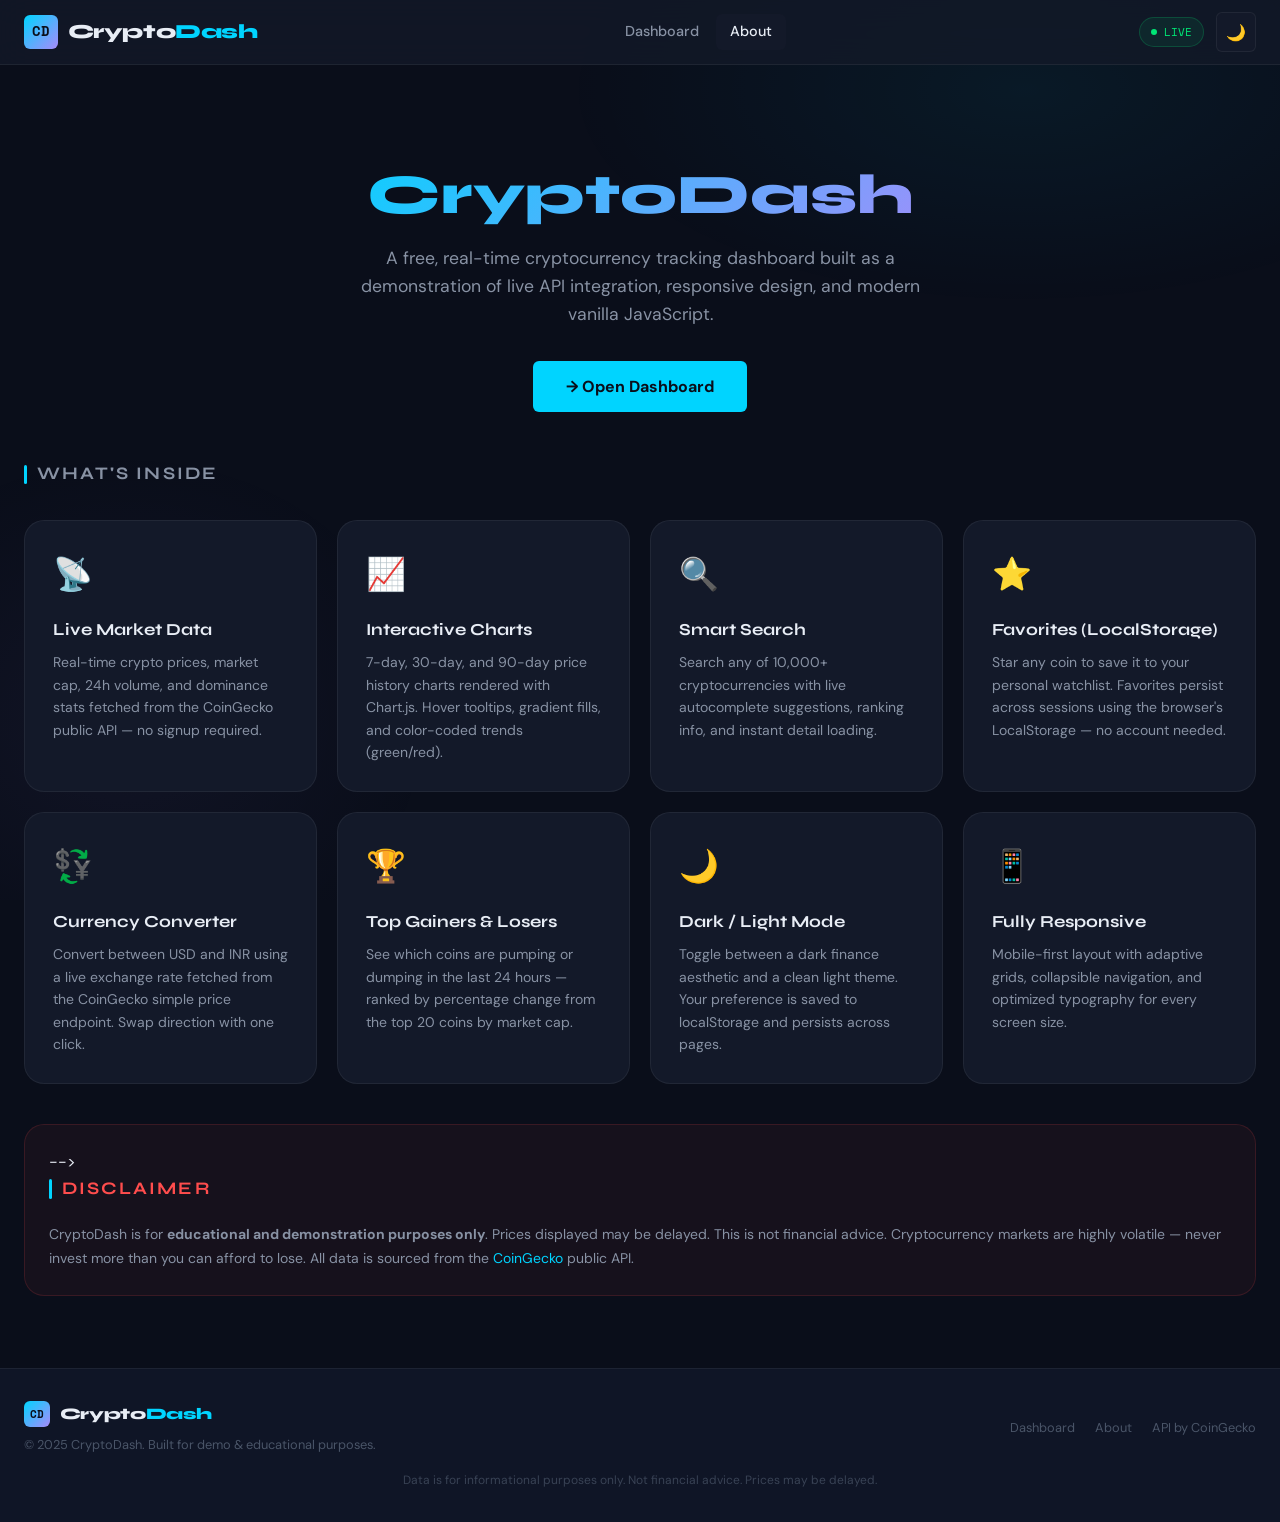
<file: crypto-dashboard/pages/about.html>
<!DOCTYPE html>
<html lang="en">
<head>
  <meta charset="UTF-8">
  <meta name="viewport" content="width=device-width, initial-scale=1.0">
  <title>About – CryptoDash</title>
  <meta name="description" content="About CryptoDash — a free real-time crypto dashboard powered by CoinGecko API.">
  <link rel="icon" href="data:image/svg+xml,<svg xmlns='http://www.w3.org/2000/svg' viewBox='0 0 32 32'><rect width='32' height='32' rx='6' fill='%2300d4ff'/><text x='50%25' y='62%25' text-anchor='middle' font-size='18' font-family='monospace' font-weight='bold' fill='%230a0e1a'>₿</text></svg>">

  <link rel="stylesheet" href="../css/base.css">
  <link rel="stylesheet" href="../css/layout.css">
  <link rel="stylesheet" href="../css/components.css">
  <link rel="stylesheet" href="../css/dashboard.css">
</head>
<body class="page-wrapper">

  <div id="header"></div>

  <main>
    <!-- Hero -->
    <div class="about-hero">
      <h1>CryptoDash</h1>
      <p>
        A free, real-time cryptocurrency tracking dashboard built as a demonstration
        of live API integration, responsive design, and modern vanilla JavaScript.
      </p>
      <a href="index.html" class="btn btn-primary" style="font-size:1rem;padding:0.75rem 2rem;">
        → Open Dashboard
      </a>
    </div>

    <!-- Features Grid -->
    <div class="section">
      <div class="section-title">What's Inside</div>
      <div class="about-features">

        <div class="about-feature-card">
          <div class="feature-icon">📡</div>
          <div class="feature-title">Live Market Data</div>
          <p class="feature-desc">
            Real-time crypto prices, market cap, 24h volume, and dominance stats fetched
            from the CoinGecko public API — no signup required.
          </p>
        </div>

        <div class="about-feature-card">
          <div class="feature-icon">📈</div>
          <div class="feature-title">Interactive Charts</div>
          <p class="feature-desc">
            7-day, 30-day, and 90-day price history charts rendered with Chart.js.
            Hover tooltips, gradient fills, and color-coded trends (green/red).
          </p>
        </div>

        <div class="about-feature-card">
          <div class="feature-icon">🔍</div>
          <div class="feature-title">Smart Search</div>
          <p class="feature-desc">
            Search any of 10,000+ cryptocurrencies with live autocomplete suggestions,
            ranking info, and instant detail loading.
          </p>
        </div>

        <div class="about-feature-card">
          <div class="feature-icon">⭐</div>
          <div class="feature-title">Favorites (LocalStorage)</div>
          <p class="feature-desc">
            Star any coin to save it to your personal watchlist. Favorites persist
            across sessions using the browser's LocalStorage — no account needed.
          </p>
        </div>

        <div class="about-feature-card">
          <div class="feature-icon">💱</div>
          <div class="feature-title">Currency Converter</div>
          <p class="feature-desc">
            Convert between USD and INR using a live exchange rate fetched from the
            CoinGecko simple price endpoint. Swap direction with one click.
          </p>
        </div>

        <div class="about-feature-card">
          <div class="feature-icon">🏆</div>
          <div class="feature-title">Top Gainers & Losers</div>
          <p class="feature-desc">
            See which coins are pumping or dumping in the last 24 hours — ranked by
            percentage change from the top 20 coins by market cap.
          </p>
        </div>

        <div class="about-feature-card">
          <div class="feature-icon">🌙</div>
          <div class="feature-title">Dark / Light Mode</div>
          <p class="feature-desc">
            Toggle between a dark finance aesthetic and a clean light theme.
            Your preference is saved to localStorage and persists across pages.
          </p>
        </div>

        <div class="about-feature-card">
          <div class="feature-icon">📱</div>
          <div class="feature-title">Fully Responsive</div>
          <p class="feature-desc">
            Mobile-first layout with adaptive grids, collapsible navigation,
            and optimized typography for every screen size.
          </p>
        </div>

      </div>
    </div>

    <!-- Tech Stack
    <div class="tech-stack section">
      <div class="section-title">Tech Stack</div>
      <p style="color:var(--text-secondary);font-size:0.9rem;margin-bottom:0.5rem;">
        100% vanilla — no frameworks, no bundlers, no npm. Just HTML, CSS, and ES modules.
      </p>
      <div class="tech-chips">
        <span class="tech-chip">HTML5</span>
        <span class="tech-chip">CSS3 (Custom Properties)</span>
        <span class="tech-chip">JavaScript ES Modules</span>
        <span class="tech-chip">Chart.js 4</span>
        <span class="tech-chip">CoinGecko API v3</span>
        <span class="tech-chip">LocalStorage</span>
        <span class="tech-chip">Fetch API</span>
        <span class="tech-chip">CSS Grid + Flexbox</span>
        <span class="tech-chip">Responsive Design</span>
        <span class="tech-chip">Google Fonts</span>
      </div>
    </div> -->

    <!-- Architecture
     <div class="card section">
      <div class="section-title">Project Architecture</div>
      <pre style="font-family:var(--font-mono);font-size:0.8rem;color:var(--text-secondary);line-height:2;overflow-x:auto;">
crypto-dashboard/
├── components/
│   ├── header.html       ← Sticky nav, theme toggle, live badge
│   └── footer.html       ← Links, disclaimer, toast container
├── pages/
│   ├── index.html        ← Dashboard (search, table, chart, sidebar)
│   └── about.html        ← This page
├── css/
│   ├── base.css          ← CSS variables, reset, fonts
│   ├── layout.css        ← Grid, flex helpers, breakpoints
│   ├── components.css    ← Header, footer, cards, inputs, spinner
│   └── dashboard.css     ← Ticker, table, chart, sidebar widgets
└── js/
    ├── loader.js         ← Injects header/footer, wires theme/nav
    ├── api.js            ← CoinGecko fetch functions + cache
    ├── utils.js          ← Formatters, LocalStorage, toast, sparklines
    └── dashboard.js      ← Main app logic (ES module)
      </pre>
    </div> -->

    <!-- Disclaimer -->
    <div class="card section" style="background:rgba(255,77,77,0.05);border-color:rgba(255,77,77,0.15);"> -->
      <div class="section-title" style="color:var(--accent-red);">Disclaimer</div>
      <p style="font-size:0.875rem;color:var(--text-secondary);line-height:1.7;">
        CryptoDash is for <strong>educational and demonstration purposes only</strong>.
        Prices displayed may be delayed. This is not financial advice.
        Cryptocurrency markets are highly volatile — never invest more than you can afford to lose.
        All data is sourced from the <a href="https://www.coingecko.com" target="_blank" rel="noopener">CoinGecko</a> public API.
      </p>
    </div>
  </main>

  <div id="footer"></div>

  <script src="../js/loader.js"></script>
</body>
</html>
</file>
<file: crypto-dashboard/css/base.css>
/* ====== BASE CSS — CryptoDash ====== */
@import url('https://fonts.googleapis.com/css2?family=Space+Mono:wght@400;700&family=Syne:wght@400;600;700;800&family=DM+Sans:ital,opsz,wght@0,9..40,300;0,9..40,400;0,9..40,500;1,9..40,300&display=swap');

:root {
  /* Color Palette — Dark Finance Aesthetic */
  --bg-primary: #0a0e1a;
  --bg-secondary: #0f1526;
  --bg-card: #131929;
  --bg-card-hover: #1a2235;
  --bg-glass: rgba(19, 25, 41, 0.8);

  --accent-cyan: #00d4ff;
  --accent-green: #00e676;
  --accent-red: #ff4d4d;
  --accent-gold: #ffd166;
  --accent-purple: #a78bfa;

  --text-primary: #e8edf5;
  --text-secondary: #8892a4;
  --text-muted: #4a5568;

  --border-subtle: rgba(255,255,255,0.06);
  --border-accent: rgba(0, 212, 255, 0.3);

  --shadow-card: 0 4px 24px rgba(0,0,0,0.4);
  --shadow-glow: 0 0 30px rgba(0, 212, 255, 0.15);

  --radius-sm: 6px;
  --radius-md: 12px;
  --radius-lg: 20px;

  --font-display: 'Syne', sans-serif;
  --font-mono: 'Space Mono', monospace;
  --font-body: 'DM Sans', sans-serif;

  --transition: 0.2s ease;
  --transition-slow: 0.4s ease;
}

/* Light Mode */
body.light-mode {
  --bg-primary: #f0f4ff;
  --bg-secondary: #e8edf8;
  --bg-card: #ffffff;
  --bg-card-hover: #f5f8ff;
  --bg-glass: rgba(255,255,255,0.85);

  --text-primary: #1a202c;
  --text-secondary: #4a5568;
  --text-muted: #a0aec0;

  --border-subtle: rgba(0,0,0,0.08);
  --border-accent: rgba(0, 150, 200, 0.3);

  --shadow-card: 0 4px 24px rgba(0,0,0,0.08);
  --shadow-glow: 0 0 30px rgba(0, 150, 200, 0.1);
}

*, *::before, *::after {
  box-sizing: border-box;
  margin: 0;
  padding: 0;
}

html {
  font-size: 16px;
  scroll-behavior: smooth;
}

body {
  font-family: var(--font-body);
  background-color: var(--bg-primary);
  color: var(--text-primary);
  min-height: 100vh;
  transition: background-color var(--transition-slow), color var(--transition-slow);
  line-height: 1.6;
}

body::before {
  content: '';
  position: fixed;
  top: 0; left: 0;
  width: 100%; height: 100%;
  background:
    radial-gradient(ellipse 60% 40% at 80% 10%, rgba(0,212,255,0.06) 0%, transparent 60%),
    radial-gradient(ellipse 40% 50% at 10% 80%, rgba(167,139,250,0.05) 0%, transparent 60%);
  pointer-events: none;
  z-index: 0;
}

body > * { position: relative; z-index: 1; }

img { max-width: 100%; display: block; }
a { color: var(--accent-cyan); text-decoration: none; }
a:hover { text-decoration: underline; }

h1, h2, h3, h4 {
  font-family: var(--font-display);
  line-height: 1.2;
}

/* Scrollbar */
::-webkit-scrollbar { width: 6px; }
::-webkit-scrollbar-track { background: var(--bg-secondary); }
::-webkit-scrollbar-thumb { background: var(--text-muted); border-radius: 3px; }

/* Utility */
.hidden { display: none !important; }
.sr-only { position: absolute; width: 1px; height: 1px; overflow: hidden; clip: rect(0,0,0,0); }
</file>
<file: crypto-dashboard/css/layout.css>
/* ====== LAYOUT CSS — CryptoDash ====== */

/* Page Wrapper */
.page-wrapper {
  display: flex;
  flex-direction: column;
  min-height: 100vh;
}

main {
  flex: 1;
  padding: 2rem 1.5rem;
  max-width: 1400px;
  margin: 0 auto;
  width: 100%;
}

/* Grid Layouts */
.grid-2 {
  display: grid;
  grid-template-columns: repeat(2, 1fr);
  gap: 1.25rem;
}

.grid-3 {
  display: grid;
  grid-template-columns: repeat(3, 1fr);
  gap: 1.25rem;
}

.grid-4 {
  display: grid;
  grid-template-columns: repeat(4, 1fr);
  gap: 1rem;
}

.grid-auto {
  display: grid;
  grid-template-columns: repeat(auto-fill, minmax(280px, 1fr));
  gap: 1.25rem;
}

/* Flex helpers */
.flex { display: flex; }
.flex-center { display: flex; align-items: center; justify-content: center; }
.flex-between { display: flex; align-items: center; justify-content: space-between; }
.flex-col { display: flex; flex-direction: column; }
.gap-1 { gap: 0.5rem; }
.gap-2 { gap: 1rem; }
.gap-3 { gap: 1.5rem; }

/* Section spacing */
.section { margin-bottom: 2.5rem; }
.section-title {
  font-family: var(--font-display);
  font-size: 1.1rem;
  font-weight: 700;
  color: var(--text-secondary);
  text-transform: uppercase;
  letter-spacing: 0.12em;
  margin-bottom: 1.25rem;
  display: flex;
  align-items: center;
  gap: 0.6rem;
}
.section-title::before {
  content: '';
  display: inline-block;
  width: 3px;
  height: 1.1em;
  background: var(--accent-cyan);
  border-radius: 2px;
}

/* Dashboard two-column layout */
.dashboard-layout {
  display: grid;
  grid-template-columns: 1fr 340px;
  gap: 1.5rem;
  align-items: start;
}

.dashboard-main { min-width: 0; }
.dashboard-sidebar { min-width: 0; }

/* Responsive Breakpoints */
@media (max-width: 1100px) {
  .dashboard-layout {
    grid-template-columns: 1fr;
  }
  .dashboard-sidebar {
    display: grid;
    grid-template-columns: repeat(2, 1fr);
    gap: 1.25rem;
  }
}

@media (max-width: 900px) {
  .grid-4 { grid-template-columns: repeat(2, 1fr); }
  .grid-3 { grid-template-columns: repeat(2, 1fr); }
}

@media (max-width: 640px) {
  main { padding: 1rem; }
  .grid-2, .grid-3, .grid-4 { grid-template-columns: 1fr; }
  .dashboard-sidebar { grid-template-columns: 1fr; }
}
</file>
<file: crypto-dashboard/css/components.css>
/* ====== COMPONENTS CSS — CryptoDash ====== */

/* ---- HEADER ---- */
.site-header {
  background: var(--bg-glass);
  backdrop-filter: blur(16px);
  -webkit-backdrop-filter: blur(16px);
  border-bottom: 1px solid var(--border-subtle);
  position: sticky;
  top: 0;
  z-index: 100;
  padding: 0 1.5rem;
}

.header-inner {
  max-width: 1400px;
  margin: 0 auto;
  height: 64px;
  display: flex;
  align-items: center;
  justify-content: space-between;
  gap: 1rem;
}

.logo {
  display: flex;
  align-items: center;
  gap: 0.6rem;
  text-decoration: none;
}

.logo-mark {
  width: 34px;
  height: 34px;
  background: linear-gradient(135deg, var(--accent-cyan), var(--accent-purple));
  border-radius: var(--radius-sm);
  display: flex;
  align-items: center;
  justify-content: center;
  font-family: var(--font-mono);
  font-weight: 700;
  font-size: 0.85rem;
  color: #0a0e1a;
  flex-shrink: 0;
}

.logo-text {
  font-family: var(--font-display);
  font-weight: 800;
  font-size: 1.25rem;
  color: var(--text-primary);
  letter-spacing: -0.02em;
}

.logo-text span {
  color: var(--accent-cyan);
}

.header-nav {
  display: flex;
  align-items: center;
  gap: 0.25rem;
}

.nav-link {
  font-family: var(--font-body);
  font-weight: 500;
  font-size: 0.9rem;
  color: var(--text-secondary);
  padding: 0.4rem 0.85rem;
  border-radius: var(--radius-sm);
  transition: all var(--transition);
  text-decoration: none;
}

.nav-link:hover,
.nav-link.active {
  color: var(--text-primary);
  background: var(--bg-card);
  text-decoration: none;
}

.header-actions {
  display: flex;
  align-items: center;
  gap: 0.75rem;
}

/* Dark Mode Toggle */
.theme-toggle {
  width: 40px;
  height: 40px;
  border-radius: var(--radius-sm);
  border: 1px solid var(--border-subtle);
  background: var(--bg-card);
  color: var(--text-secondary);
  cursor: pointer;
  display: flex;
  align-items: center;
  justify-content: center;
  font-size: 1rem;
  transition: all var(--transition);
}

.theme-toggle:hover {
  border-color: var(--accent-cyan);
  color: var(--accent-cyan);
}

/* Live Indicator */
.live-badge {
  display: flex;
  align-items: center;
  gap: 0.4rem;
  font-family: var(--font-mono);
  font-size: 0.7rem;
  color: var(--accent-green);
  background: rgba(0, 230, 118, 0.08);
  border: 1px solid rgba(0, 230, 118, 0.2);
  padding: 0.3rem 0.7rem;
  border-radius: 100px;
}

.live-dot {
  width: 6px;
  height: 6px;
  border-radius: 50%;
  background: var(--accent-green);
  animation: pulse 2s infinite;
}

@keyframes pulse {
  0%, 100% { opacity: 1; transform: scale(1); }
  50% { opacity: 0.5; transform: scale(0.8); }
}

/* ---- FOOTER ---- */
.site-footer {
  background: var(--bg-secondary);
  border-top: 1px solid var(--border-subtle);
  padding: 2rem 1.5rem;
  margin-top: auto;
}

.footer-inner {
  max-width: 1400px;
  margin: 0 auto;
  display: flex;
  align-items: center;
  justify-content: space-between;
  gap: 1rem;
  flex-wrap: wrap;
}

.footer-copy {
  font-size: 0.8rem;
  color: var(--text-muted);
}

.footer-links {
  display: flex;
  gap: 1.25rem;
}

.footer-links a {
  font-size: 0.8rem;
  color: var(--text-muted);
  text-decoration: none;
  transition: color var(--transition);
}

.footer-links a:hover { color: var(--accent-cyan); }

.footer-disclaimer {
  font-size: 0.75rem;
  color: var(--text-muted);
  text-align: center;
  margin-top: 1rem;
  opacity: 0.7;
}

/* ---- CARDS ---- */
.card {
  background: var(--bg-card);
  border: 1px solid var(--border-subtle);
  border-radius: var(--radius-lg);
  padding: 1.5rem;
  transition: all var(--transition);
}

.card:hover {
  background: var(--bg-card-hover);
  border-color: var(--border-accent);
  box-shadow: var(--shadow-glow);
}

/* ---- BUTTONS ---- */
.btn {
  display: inline-flex;
  align-items: center;
  gap: 0.4rem;
  font-family: var(--font-body);
  font-weight: 500;
  font-size: 0.875rem;
  padding: 0.55rem 1.2rem;
  border-radius: var(--radius-sm);
  border: 1px solid transparent;
  cursor: pointer;
  transition: all var(--transition);
  text-decoration: none;
  white-space: nowrap;
}

.btn-primary {
  background: var(--accent-cyan);
  color: #0a0e1a;
  font-weight: 700;
}
.btn-primary:hover {
  background: #33dcff;
  box-shadow: 0 0 20px rgba(0,212,255,0.3);
  text-decoration: none;
  color: #0a0e1a;
}

.btn-ghost {
  background: transparent;
  color: var(--text-secondary);
  border-color: var(--border-subtle);
}
.btn-ghost:hover {
  color: var(--text-primary);
  border-color: var(--border-accent);
  background: var(--bg-card);
}

.btn-danger {
  background: transparent;
  color: var(--accent-red);
  border-color: rgba(255,77,77,0.2);
}
.btn-danger:hover {
  background: rgba(255,77,77,0.1);
}

.btn-sm {
  font-size: 0.78rem;
  padding: 0.35rem 0.8rem;
}

/* ---- INPUTS ---- */
.input-wrapper {
  position: relative;
}

.input-icon {
  position: absolute;
  left: 1rem;
  top: 50%;
  transform: translateY(-50%);
  color: var(--text-muted);
  pointer-events: none;
  font-size: 1rem;
}

.input {
  width: 100%;
  background: var(--bg-card);
  border: 1px solid var(--border-subtle);
  border-radius: var(--radius-md);
  color: var(--text-primary);
  font-family: var(--font-body);
  font-size: 0.95rem;
  padding: 0.85rem 1rem 0.85rem 2.75rem;
  transition: all var(--transition);
  outline: none;
}

.input::placeholder { color: var(--text-muted); }

.input:focus {
  border-color: var(--accent-cyan);
  background: var(--bg-card-hover);
  box-shadow: 0 0 0 3px rgba(0,212,255,0.1);
}

/* Standalone input (no icon) */
.input-plain {
  padding: 0.85rem 1rem;
}

/* ---- SPINNER ---- */
.spinner-overlay {
  position: fixed;
  inset: 0;
  background: rgba(10, 14, 26, 0.75);
  backdrop-filter: blur(4px);
  display: flex;
  flex-direction: column;
  align-items: center;
  justify-content: center;
  z-index: 999;
  gap: 1rem;
}

.spinner {
  width: 44px;
  height: 44px;
  border: 3px solid var(--border-subtle);
  border-top-color: var(--accent-cyan);
  border-radius: 50%;
  animation: spin 0.8s linear infinite;
}

@keyframes spin {
  to { transform: rotate(360deg); }
}

.spinner-text {
  font-family: var(--font-mono);
  font-size: 0.8rem;
  color: var(--text-secondary);
  letter-spacing: 0.1em;
}

/* Inline spinner */
.spinner-inline {
  width: 20px;
  height: 20px;
  border: 2px solid var(--border-subtle);
  border-top-color: var(--accent-cyan);
  border-radius: 50%;
  animation: spin 0.8s linear infinite;
  display: inline-block;
}

/* ---- BADGES ---- */
.badge {
  display: inline-flex;
  align-items: center;
  gap: 0.25rem;
  font-family: var(--font-mono);
  font-size: 0.72rem;
  font-weight: 700;
  padding: 0.25rem 0.6rem;
  border-radius: 100px;
}

.badge-up {
  background: rgba(0,230,118,0.1);
  color: var(--accent-green);
  border: 1px solid rgba(0,230,118,0.2);
}

.badge-down {
  background: rgba(255,77,77,0.1);
  color: var(--accent-red);
  border: 1px solid rgba(255,77,77,0.2);
}

.badge-neutral {
  background: rgba(255,255,255,0.05);
  color: var(--text-secondary);
  border: 1px solid var(--border-subtle);
}

/* ---- TOAST NOTIFICATION ---- */
#toast-container {
  position: fixed;
  bottom: 1.5rem;
  right: 1.5rem;
  z-index: 9999;
  display: flex;
  flex-direction: column;
  gap: 0.5rem;
}

.toast {
  background: var(--bg-card);
  border: 1px solid var(--border-subtle);
  border-radius: var(--radius-md);
  padding: 0.85rem 1.25rem;
  font-size: 0.875rem;
  color: var(--text-primary);
  box-shadow: var(--shadow-card);
  animation: slideIn 0.3s ease, fadeOut 0.3s ease 2.7s forwards;
  min-width: 240px;
  max-width: 360px;
}

.toast.success { border-left: 3px solid var(--accent-green); }
.toast.error { border-left: 3px solid var(--accent-red); }
.toast.info { border-left: 3px solid var(--accent-cyan); }

@keyframes slideIn {
  from { transform: translateX(100%); opacity: 0; }
  to { transform: translateX(0); opacity: 1; }
}

@keyframes fadeOut {
  to { opacity: 0; transform: translateX(100%); }
}

/* ---- SELECT ---- */
select {
  background: var(--bg-card);
  border: 1px solid var(--border-subtle);
  border-radius: var(--radius-sm);
  color: var(--text-primary);
  font-family: var(--font-body);
  font-size: 0.875rem;
  padding: 0.5rem 0.8rem;
  cursor: pointer;
  outline: none;
  transition: border-color var(--transition);
}

select:focus { border-color: var(--accent-cyan); }

/* ---- TABS ---- */
.tabs {
  display: flex;
  gap: 0.25rem;
  background: var(--bg-secondary);
  border-radius: var(--radius-md);
  padding: 0.3rem;
  width: fit-content;
}

.tab-btn {
  font-family: var(--font-body);
  font-size: 0.85rem;
  font-weight: 500;
  padding: 0.45rem 1rem;
  border-radius: var(--radius-sm);
  border: none;
  cursor: pointer;
  background: transparent;
  color: var(--text-secondary);
  transition: all var(--transition);
}

.tab-btn.active {
  background: var(--bg-card);
  color: var(--text-primary);
  box-shadow: 0 1px 6px rgba(0,0,0,0.3);
}

/* ---- EMPTY STATE ---- */
.empty-state {
  text-align: center;
  padding: 3rem 1rem;
  color: var(--text-muted);
}

.empty-state .empty-icon {
  font-size: 2.5rem;
  margin-bottom: 0.75rem;
  opacity: 0.5;
}

.empty-state p {
  font-size: 0.9rem;
}

/* ---- MOBILE NAV ---- */
@media (max-width: 640px) {
  .header-nav { display: none; }
  .mobile-menu-btn {
    display: flex;
    align-items: center;
    justify-content: center;
    width: 40px;
    height: 40px;
    background: var(--bg-card);
    border: 1px solid var(--border-subtle);
    border-radius: var(--radius-sm);
    cursor: pointer;
    font-size: 1.1rem;
    color: var(--text-secondary);
  }
}

@media (min-width: 641px) {
  .mobile-menu-btn { display: none; }
}
</file>
<file: crypto-dashboard/css/dashboard.css>
/* ====== DASHBOARD CSS — CryptoDash ====== */

/* ---- HERO / TICKER TAPE ---- */
.ticker-bar {
  background: var(--bg-secondary);
  border-bottom: 1px solid var(--border-subtle);
  overflow: hidden;
  height: 36px;
  display: flex;
  align-items: center;
}

.ticker-inner {
  display: flex;
  gap: 3rem;
  animation: ticker 40s linear infinite;
  white-space: nowrap;
  will-change: transform;
}

.ticker-inner:hover { animation-play-state: paused; }

@keyframes ticker {
  from { transform: translateX(0); }
  to { transform: translateX(-50%); }
}

.ticker-item {
  display: flex;
  align-items: center;
  gap: 0.5rem;
  font-family: var(--font-mono);
  font-size: 0.72rem;
  color: var(--text-secondary);
}

.ticker-item img {
  width: 16px;
  height: 16px;
  border-radius: 50%;
}

.ticker-price { color: var(--text-primary); font-weight: 700; }
.ticker-change.up { color: var(--accent-green); }
.ticker-change.down { color: var(--accent-red); }

/* ---- SEARCH SECTION ---- */
.search-section {
  margin-bottom: 2rem;
}

.search-wrapper {
  display: flex;
  gap: 0.75rem;
  align-items: center;
}

.search-wrapper .input-wrapper {
  flex: 1;
}

.search-suggestions {
  position: absolute;
  top: calc(100% + 4px);
  left: 0;
  right: 0;
  background: var(--bg-card);
  border: 1px solid var(--border-subtle);
  border-radius: var(--radius-md);
  box-shadow: var(--shadow-card);
  z-index: 50;
  overflow: hidden;
  max-height: 280px;
  overflow-y: auto;
}

.suggestion-item {
  display: flex;
  align-items: center;
  gap: 0.75rem;
  padding: 0.75rem 1rem;
  cursor: pointer;
  transition: background var(--transition);
  border-bottom: 1px solid var(--border-subtle);
}

.suggestion-item:last-child { border-bottom: none; }
.suggestion-item:hover { background: var(--bg-card-hover); }

.suggestion-item img {
  width: 28px;
  height: 28px;
  border-radius: 50%;
}

.suggestion-name {
  font-weight: 600;
  font-size: 0.9rem;
}

.suggestion-symbol {
  font-family: var(--font-mono);
  font-size: 0.75rem;
  color: var(--text-secondary);
}

/* ---- MARKET STATS BAR ---- */
.stats-bar {
  display: grid;
  grid-template-columns: repeat(4, 1fr);
  gap: 1rem;
  margin-bottom: 2rem;
}

.stat-card {
  background: var(--bg-card);
  border: 1px solid var(--border-subtle);
  border-radius: var(--radius-md);
  padding: 1.25rem;
  transition: all var(--transition);
}

.stat-card:hover {
  border-color: var(--border-accent);
}

.stat-label {
  font-size: 0.75rem;
  color: var(--text-muted);
  text-transform: uppercase;
  letter-spacing: 0.1em;
  margin-bottom: 0.4rem;
  font-family: var(--font-mono);
}

.stat-value {
  font-family: var(--font-display);
  font-size: 1.4rem;
  font-weight: 800;
  color: var(--text-primary);
  line-height: 1;
}

.stat-sub {
  font-size: 0.78rem;
  color: var(--text-secondary);
  margin-top: 0.3rem;
}

@media (max-width: 900px) {
  .stats-bar { grid-template-columns: repeat(2, 1fr); }
}
@media (max-width: 480px) {
  .stats-bar { grid-template-columns: 1fr 1fr; }
}

/* ---- COIN RESULT CARD ---- */
.coin-result-card {
  background: var(--bg-card);
  border: 1px solid var(--border-accent);
  border-radius: var(--radius-lg);
  padding: 1.75rem;
  margin-bottom: 1.5rem;
  box-shadow: var(--shadow-glow);
  animation: fadeSlideUp 0.35s ease;
}

@keyframes fadeSlideUp {
  from { opacity: 0; transform: translateY(12px); }
  to { opacity: 1; transform: translateY(0); }
}

.coin-result-header {
  display: flex;
  align-items: center;
  gap: 1rem;
  margin-bottom: 1.5rem;
}

.coin-result-img {
  width: 52px;
  height: 52px;
  border-radius: 50%;
  border: 2px solid var(--border-accent);
}

.coin-result-name {
  font-family: var(--font-display);
  font-size: 1.5rem;
  font-weight: 800;
}

.coin-result-symbol {
  font-family: var(--font-mono);
  font-size: 0.85rem;
  color: var(--text-secondary);
}

.coin-result-rank {
  margin-left: auto;
  font-family: var(--font-mono);
  font-size: 0.75rem;
  color: var(--text-muted);
  background: var(--bg-secondary);
  padding: 0.25rem 0.6rem;
  border-radius: 100px;
}

.coin-result-stats {
  display: grid;
  grid-template-columns: repeat(3, 1fr);
  gap: 1rem;
  margin-bottom: 1.5rem;
}

.coin-stat {
  background: var(--bg-secondary);
  border-radius: var(--radius-md);
  padding: 1rem;
}

.coin-stat-label {
  font-size: 0.72rem;
  color: var(--text-muted);
  text-transform: uppercase;
  letter-spacing: 0.1em;
  font-family: var(--font-mono);
  margin-bottom: 0.3rem;
}

.coin-stat-val {
  font-family: var(--font-mono);
  font-size: 1.1rem;
  font-weight: 700;
  color: var(--text-primary);
}

.coin-result-actions {
  display: flex;
  gap: 0.75rem;
  flex-wrap: wrap;
}

@media (max-width: 600px) {
  .coin-result-stats { grid-template-columns: repeat(2, 1fr); }
}

/* ---- CHART SECTION ---- */
.chart-section {
  background: var(--bg-card);
  border: 1px solid var(--border-subtle);
  border-radius: var(--radius-lg);
  padding: 1.5rem;
  margin-bottom: 2rem;
}

.chart-header {
  display: flex;
  align-items: center;
  justify-content: space-between;
  margin-bottom: 1.25rem;
  flex-wrap: wrap;
  gap: 0.75rem;
}

.chart-title {
  font-family: var(--font-display);
  font-size: 1rem;
  font-weight: 700;
}

.chart-placeholder {
  height: 220px;
  display: flex;
  align-items: center;
  justify-content: center;
  color: var(--text-muted);
  font-size: 0.9rem;
  border: 1px dashed var(--border-subtle);
  border-radius: var(--radius-md);
  flex-direction: column;
  gap: 0.5rem;
}

.chart-placeholder .icon { font-size: 2rem; opacity: 0.4; }

canvas#priceChart {
  width: 100% !important;
  max-height: 280px;
}

/* ---- TOP COINS TABLE ---- */
.coins-table-section {
  background: var(--bg-card);
  border: 1px solid var(--border-subtle);
  border-radius: var(--radius-lg);
  overflow: hidden;
  margin-bottom: 2rem;
}

.table-header {
  display: flex;
  align-items: center;
  justify-content: space-between;
  padding: 1.25rem 1.5rem;
  border-bottom: 1px solid var(--border-subtle);
}

.coins-table {
  width: 100%;
  border-collapse: collapse;
}

.coins-table th {
  font-family: var(--font-mono);
  font-size: 0.7rem;
  color: var(--text-muted);
  text-transform: uppercase;
  letter-spacing: 0.1em;
  padding: 0.75rem 1.5rem;
  text-align: left;
  border-bottom: 1px solid var(--border-subtle);
  white-space: nowrap;
}

.coins-table th.right,
.coins-table td.right {
  text-align: right;
}

.coins-table td {
  padding: 0.85rem 1.5rem;
  border-bottom: 1px solid var(--border-subtle);
  font-size: 0.875rem;
  transition: background var(--transition);
}

.coins-table tr:last-child td { border-bottom: none; }

.coins-table tbody tr {
  cursor: pointer;
  transition: background var(--transition);
}

.coins-table tbody tr:hover td {
  background: var(--bg-card-hover);
}

.coin-table-info {
  display: flex;
  align-items: center;
  gap: 0.75rem;
}

.coin-table-img {
  width: 30px;
  height: 30px;
  border-radius: 50%;
  flex-shrink: 0;
}

.coin-table-name {
  font-weight: 600;
  font-size: 0.9rem;
}

.coin-table-symbol {
  font-family: var(--font-mono);
  font-size: 0.72rem;
  color: var(--text-secondary);
}

.coin-rank {
  font-family: var(--font-mono);
  font-size: 0.75rem;
  color: var(--text-muted);
  min-width: 24px;
}

.price-up { color: var(--accent-green); font-weight: 600; }
.price-down { color: var(--accent-red); font-weight: 600; }

.sparkline-cell { min-width: 80px; }

@media (max-width: 768px) {
  .coins-table th:nth-child(4),
  .coins-table td:nth-child(4),
  .coins-table th:nth-child(5),
  .coins-table td:nth-child(5) {
    display: none;
  }
}

@media (max-width: 520px) {
  .coins-table th, .coins-table td {
    padding: 0.75rem 0.75rem;
  }
}

/* ---- FAVORITES SECTION ---- */
.favorites-section {
  background: var(--bg-card);
  border: 1px solid var(--border-subtle);
  border-radius: var(--radius-lg);
  padding: 1.25rem;
  margin-bottom: 1.5rem;
}

.fav-list {
  list-style: none;
  display: flex;
  flex-direction: column;
  gap: 0.5rem;
  margin-top: 0.75rem;
}

.fav-item {
  display: flex;
  align-items: center;
  justify-content: space-between;
  padding: 0.65rem 0.85rem;
  background: var(--bg-secondary);
  border-radius: var(--radius-sm);
  transition: all var(--transition);
  cursor: pointer;
}

.fav-item:hover {
  background: var(--bg-card-hover);
  border-left: 2px solid var(--accent-cyan);
}

.fav-coin-info {
  display: flex;
  align-items: center;
  gap: 0.6rem;
}

.fav-coin-img {
  width: 22px;
  height: 22px;
  border-radius: 50%;
}

.fav-coin-name {
  font-size: 0.85rem;
  font-weight: 600;
}

.fav-remove {
  background: none;
  border: none;
  color: var(--text-muted);
  cursor: pointer;
  font-size: 0.75rem;
  padding: 0.2rem 0.4rem;
  border-radius: 4px;
  transition: all var(--transition);
}

.fav-remove:hover {
  color: var(--accent-red);
  background: rgba(255,77,77,0.08);
}

/* ---- CURRENCY CONVERTER ---- */
.converter-section {
  background: var(--bg-card);
  border: 1px solid var(--border-subtle);
  border-radius: var(--radius-lg);
  padding: 1.25rem;
  margin-bottom: 1.5rem;
}

.converter-inputs {
  display: flex;
  flex-direction: column;
  gap: 0.75rem;
  margin-top: 1rem;
}

.converter-row {
  display: flex;
  align-items: center;
  gap: 0.5rem;
}

.converter-label {
  font-family: var(--font-mono);
  font-size: 0.7rem;
  color: var(--text-muted);
  min-width: 30px;
}

.converter-input {
  flex: 1;
  background: var(--bg-secondary);
  border: 1px solid var(--border-subtle);
  border-radius: var(--radius-sm);
  color: var(--text-primary);
  font-family: var(--font-mono);
  font-size: 0.95rem;
  padding: 0.6rem 0.85rem;
  outline: none;
  transition: border-color var(--transition);
}

.converter-input:focus {
  border-color: var(--accent-cyan);
}

.converter-swap {
  text-align: center;
  color: var(--accent-cyan);
  font-size: 1.1rem;
  cursor: pointer;
  user-select: none;
}

.converter-result {
  font-family: var(--font-mono);
  font-size: 1.1rem;
  font-weight: 700;
  color: var(--accent-cyan);
  margin-top: 0.5rem;
  min-height: 1.4em;
}

/* ---- GAINERS / LOSERS ---- */
.movers-section {
  background: var(--bg-card);
  border: 1px solid var(--border-subtle);
  border-radius: var(--radius-lg);
  overflow: hidden;
  margin-bottom: 1.5rem;
}

.movers-tabs {
  display: flex;
  border-bottom: 1px solid var(--border-subtle);
}

.mover-tab {
  flex: 1;
  padding: 0.75rem;
  text-align: center;
  font-size: 0.8rem;
  font-weight: 600;
  cursor: pointer;
  background: none;
  border: none;
  color: var(--text-muted);
  transition: all var(--transition);
  font-family: var(--font-body);
}

.mover-tab.active.gainers { color: var(--accent-green); border-bottom: 2px solid var(--accent-green); }
.mover-tab.active.losers { color: var(--accent-red); border-bottom: 2px solid var(--accent-red); }

.mover-list {
  padding: 0.75rem;
  display: flex;
  flex-direction: column;
  gap: 0.4rem;
}

.mover-item {
  display: flex;
  align-items: center;
  justify-content: space-between;
  padding: 0.5rem 0.75rem;
  border-radius: var(--radius-sm);
  background: var(--bg-secondary);
  cursor: pointer;
  transition: background var(--transition);
}

.mover-item:hover { background: var(--bg-card-hover); }

.mover-coin {
  display: flex;
  align-items: center;
  gap: 0.5rem;
  font-size: 0.82rem;
  font-weight: 600;
}

.mover-coin img {
  width: 20px;
  height: 20px;
  border-radius: 50%;
}

.mover-change {
  font-family: var(--font-mono);
  font-size: 0.78rem;
  font-weight: 700;
}

.mover-change.up { color: var(--accent-green); }
.mover-change.down { color: var(--accent-red); }

/* ---- ABOUT PAGE ---- */
.about-hero {
  text-align: center;
  padding: 4rem 1rem 3rem;
  max-width: 720px;
  margin: 0 auto;
}

.about-hero h1 {
  font-size: clamp(2rem, 5vw, 3.5rem);
  font-weight: 800;
  margin-bottom: 1rem;
  background: linear-gradient(135deg, var(--accent-cyan), var(--accent-purple));
  -webkit-background-clip: text;
  -webkit-text-fill-color: transparent;
  background-clip: text;
}

.about-hero p {
  font-size: 1.1rem;
  color: var(--text-secondary);
  max-width: 560px;
  margin: 0 auto 2rem;
}

.about-features {
  display: grid;
  grid-template-columns: repeat(auto-fill, minmax(260px, 1fr));
  gap: 1.25rem;
  margin: 2rem 0;
}

.about-feature-card {
  background: var(--bg-card);
  border: 1px solid var(--border-subtle);
  border-radius: var(--radius-lg);
  padding: 1.75rem;
  transition: all var(--transition);
}

.about-feature-card:hover {
  border-color: var(--border-accent);
  box-shadow: var(--shadow-glow);
  transform: translateY(-2px);
}

.feature-icon {
  font-size: 2rem;
  margin-bottom: 1rem;
}

.feature-title {
  font-family: var(--font-display);
  font-size: 1.05rem;
  font-weight: 700;
  margin-bottom: 0.5rem;
}

.feature-desc {
  font-size: 0.875rem;
  color: var(--text-secondary);
  line-height: 1.6;
}

.tech-stack {
  background: var(--bg-card);
  border: 1px solid var(--border-subtle);
  border-radius: var(--radius-lg);
  padding: 2rem;
  margin: 2rem 0;
}

.tech-chips {
  display: flex;
  flex-wrap: wrap;
  gap: 0.5rem;
  margin-top: 1rem;
}

.tech-chip {
  background: var(--bg-secondary);
  border: 1px solid var(--border-subtle);
  border-radius: 100px;
  padding: 0.35rem 0.85rem;
  font-family: var(--font-mono);
  font-size: 0.78rem;
  color: var(--text-secondary);
}

/* ---- LOADING SKELETON ---- */
.skeleton {
  background: linear-gradient(90deg, var(--bg-card) 25%, var(--bg-card-hover) 50%, var(--bg-card) 75%);
  background-size: 200% 100%;
  animation: shimmer 1.5s infinite;
  border-radius: var(--radius-sm);
}

@keyframes shimmer {
  0% { background-position: 200% 0; }
  100% { background-position: -200% 0; }
}
</file>
